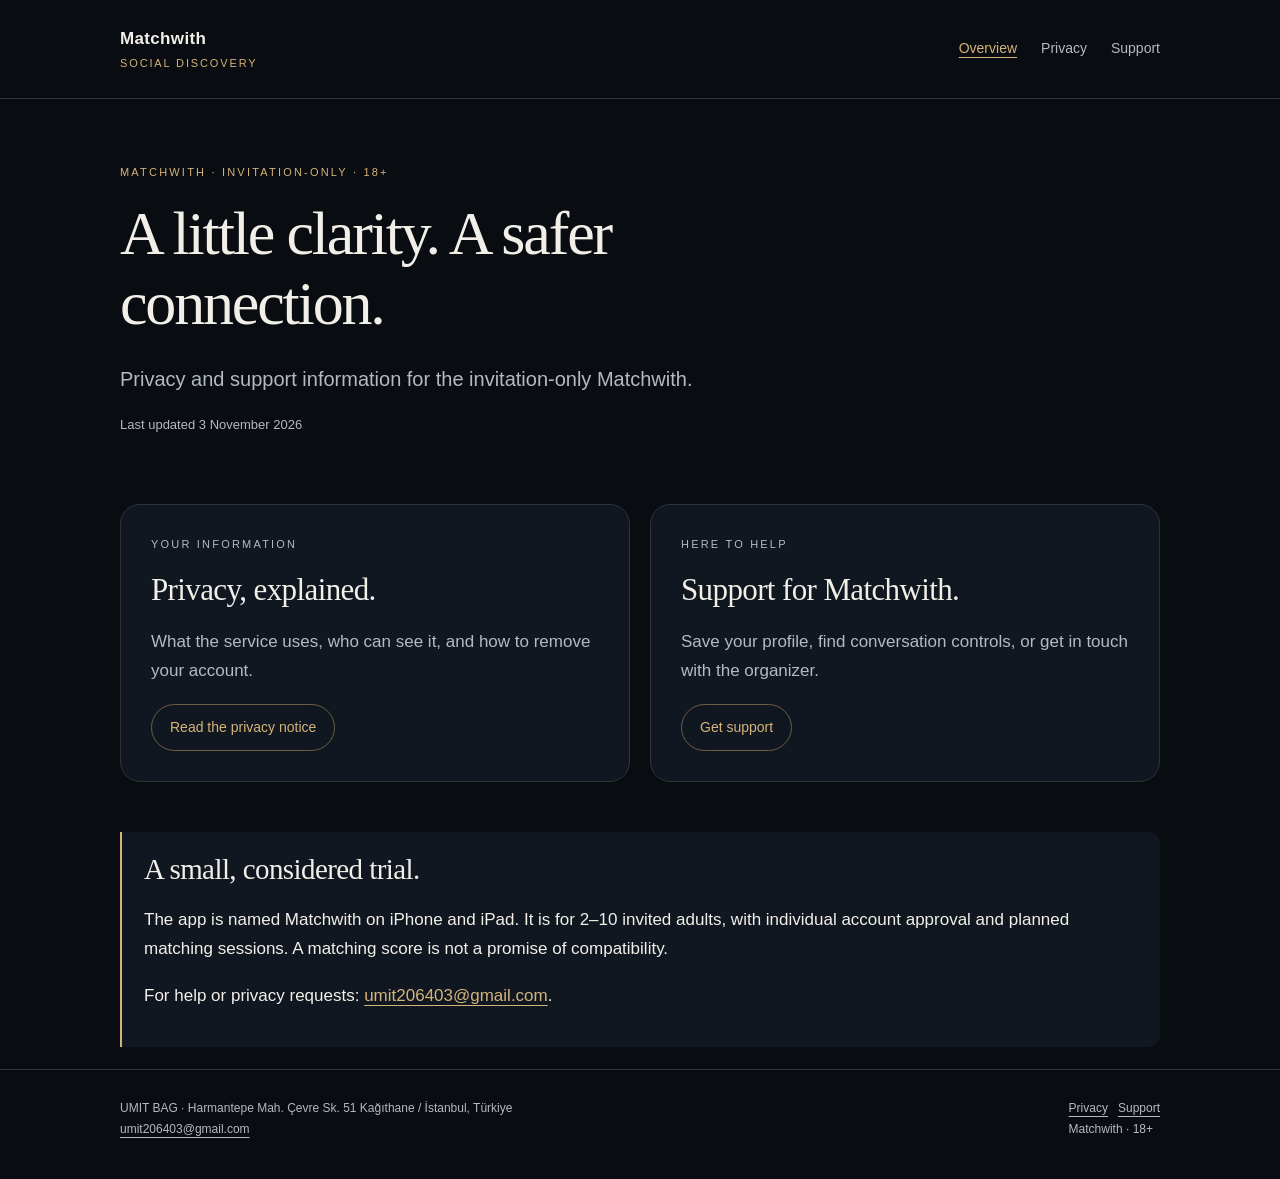
<file: index.html>
<!doctype html><html lang="en"><head><meta charset="utf-8"><meta name="viewport" content="width=device-width,initial-scale=1"><title>A little clarity. A safer connection. · Matchwith</title><meta name="description" content="Privacy and support information for the invitation-only Matchwith."><meta name="robots" content="noindex,nofollow"><meta name="referrer" content="no-referrer"><meta http-equiv="Content-Security-Policy" content="default-src 'none'; style-src 'self'; img-src 'self'; base-uri 'none'; form-action 'none'; object-src 'none'"><link rel="stylesheet" href="styles.css"></head><body><a class="skip" href="#main">Skip to content</a><header><div class="wrap header"><a class="brand" href="index.html">Matchwith<small>Social discovery</small></a><nav aria-label="Main navigation"><a href="index.html" aria-current="page">Overview</a><a href="privacy.html">Privacy</a><a href="support.html">Support</a></nav></div></header><main id="main" class="wrap"><div class="hero"><p class="eyebrow">Matchwith · Invitation-only · 18+</p><h1>A little clarity. A safer connection.</h1><p class="lead">Privacy and support information for the invitation-only Matchwith.</p><p class="meta">Last updated 3 November 2026</p></div><div class="cards"><section class="card"><p class="eyebrow">Your information</p><h2>Privacy, explained.</h2><p>What the service uses, who can see it, and how to remove your account.</p><a class="button" href="privacy.html">Read the privacy notice</a></section><section class="card"><p class="eyebrow">Here to help</p><h2>Support for Matchwith.</h2><p>Save your profile, find conversation controls, or get in touch with the organizer.</p><a class="button" href="support.html">Get support</a></section></div><section class="note"><h2>A small, considered trial.</h2><p>The app is named Matchwith on iPhone and iPad. It is for 2–10 invited adults, with individual account approval and planned matching sessions. A matching score is not a promise of compatibility.</p><p>For help or privacy requests: <a class="email" href="mailto:umit206403@gmail.com">umit206403@gmail.com</a>.</p></section></main><footer><div class="wrap"><p>UMIT BAG · Harmantepe Mah. Çevre Sk. 51 Kağıthane / İstanbul, Türkiye<br><a class="email" href="mailto:umit206403@gmail.com">umit206403@gmail.com</a></p><p><a href="privacy.html">Privacy</a> &nbsp; <a href="support.html">Support</a><br>Matchwith · 18+</p></div></footer></body></html>
</file>
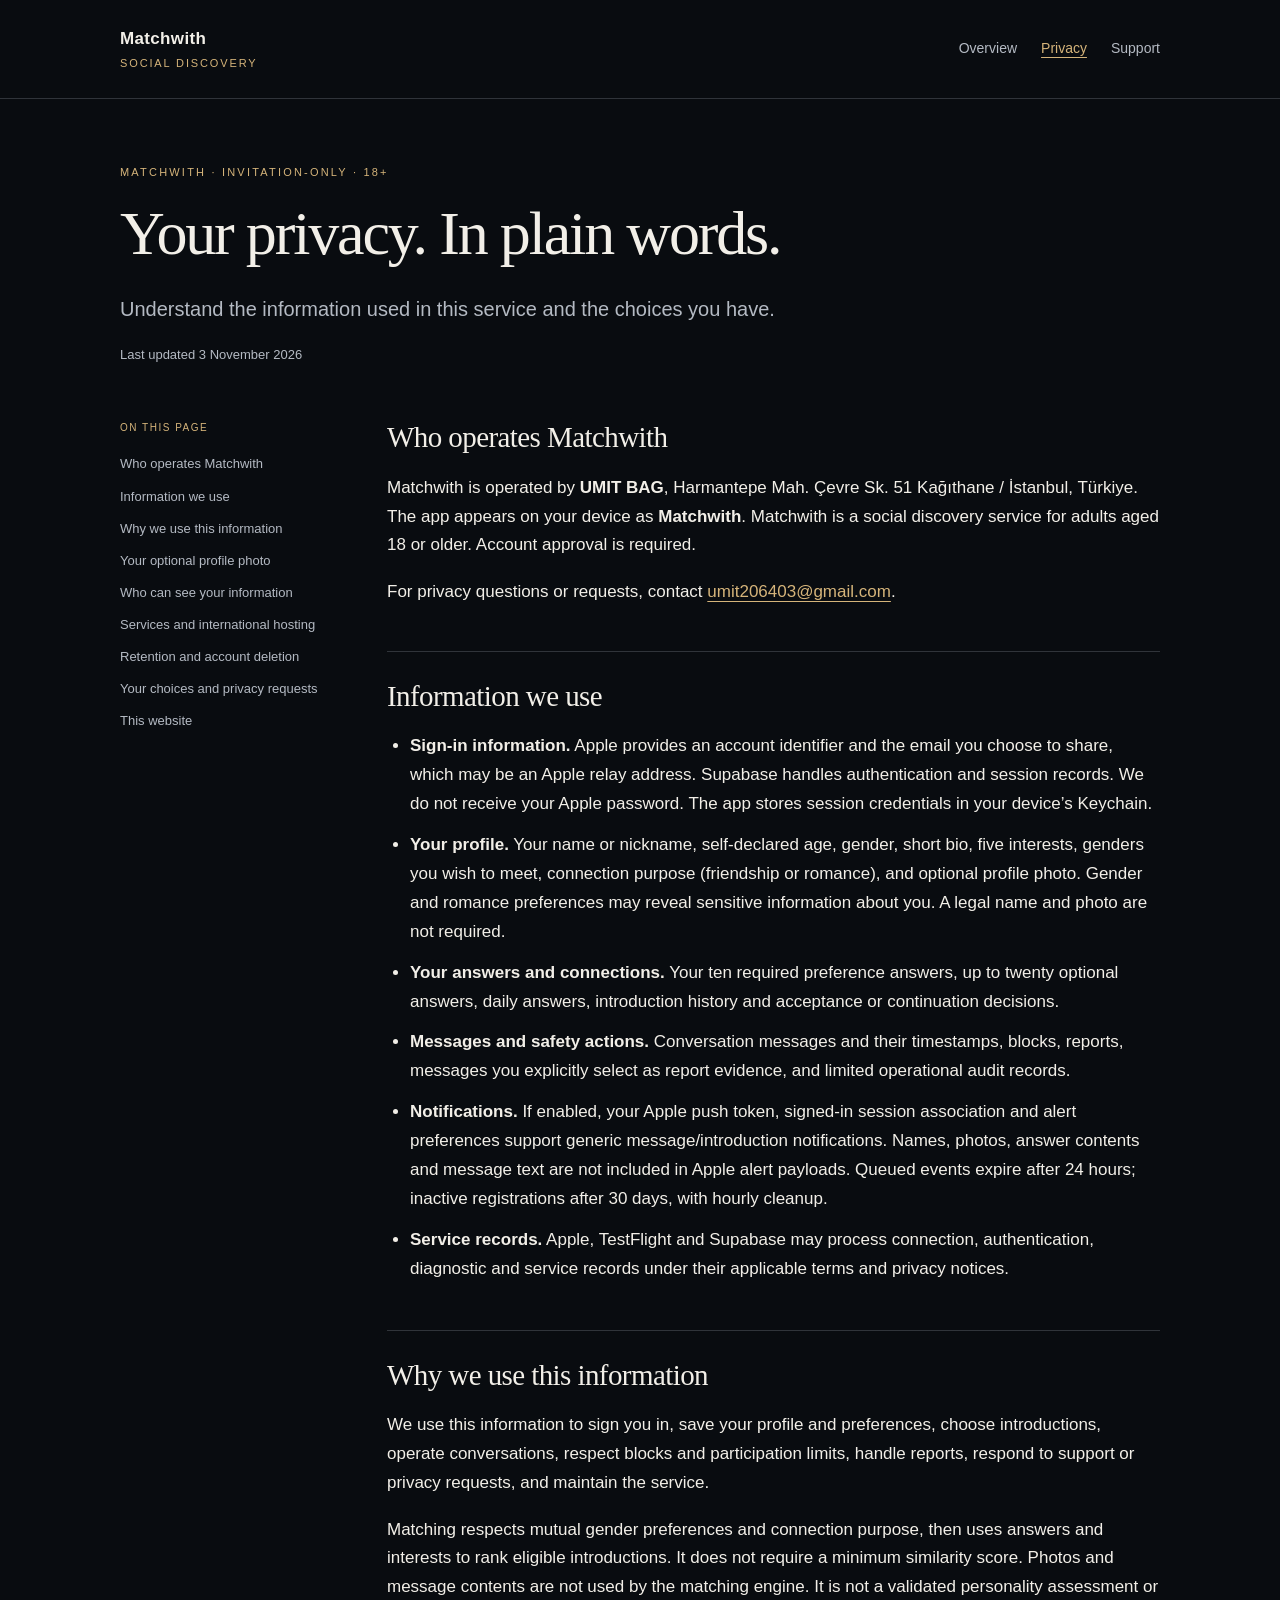
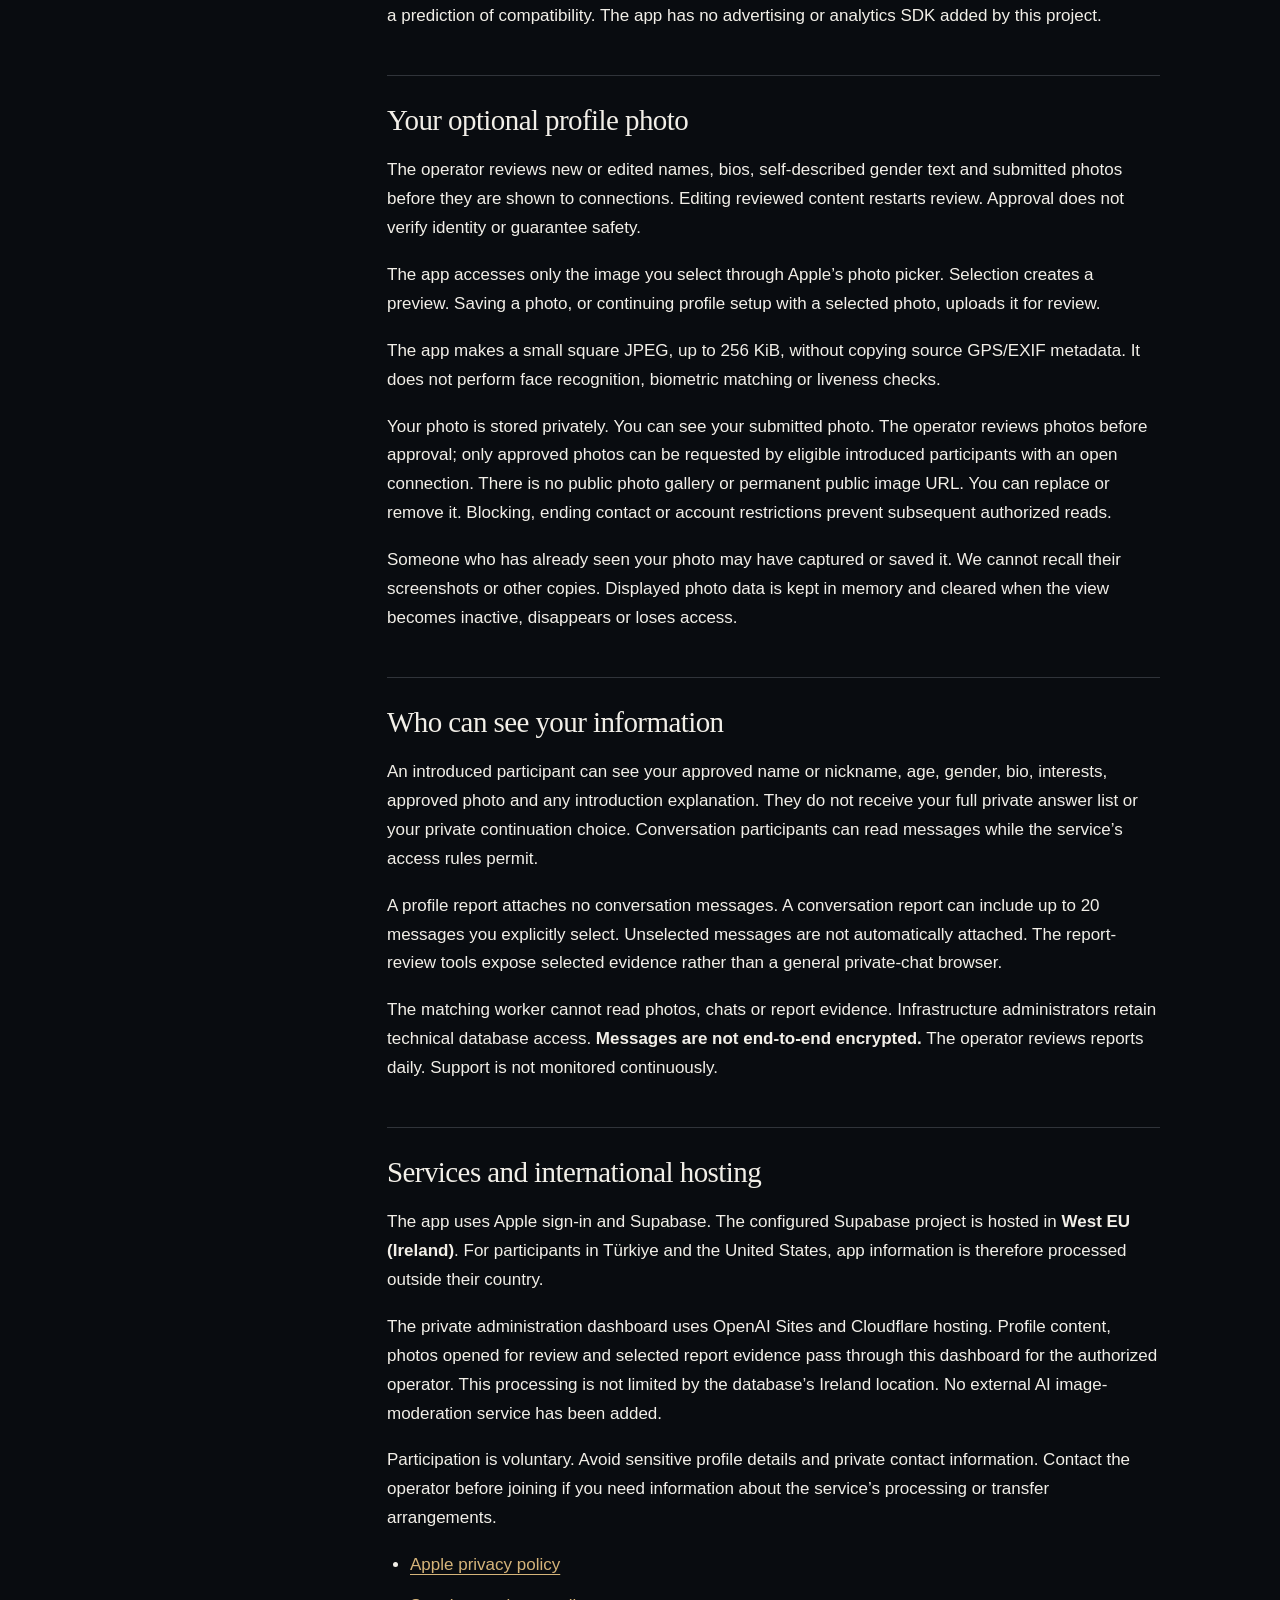
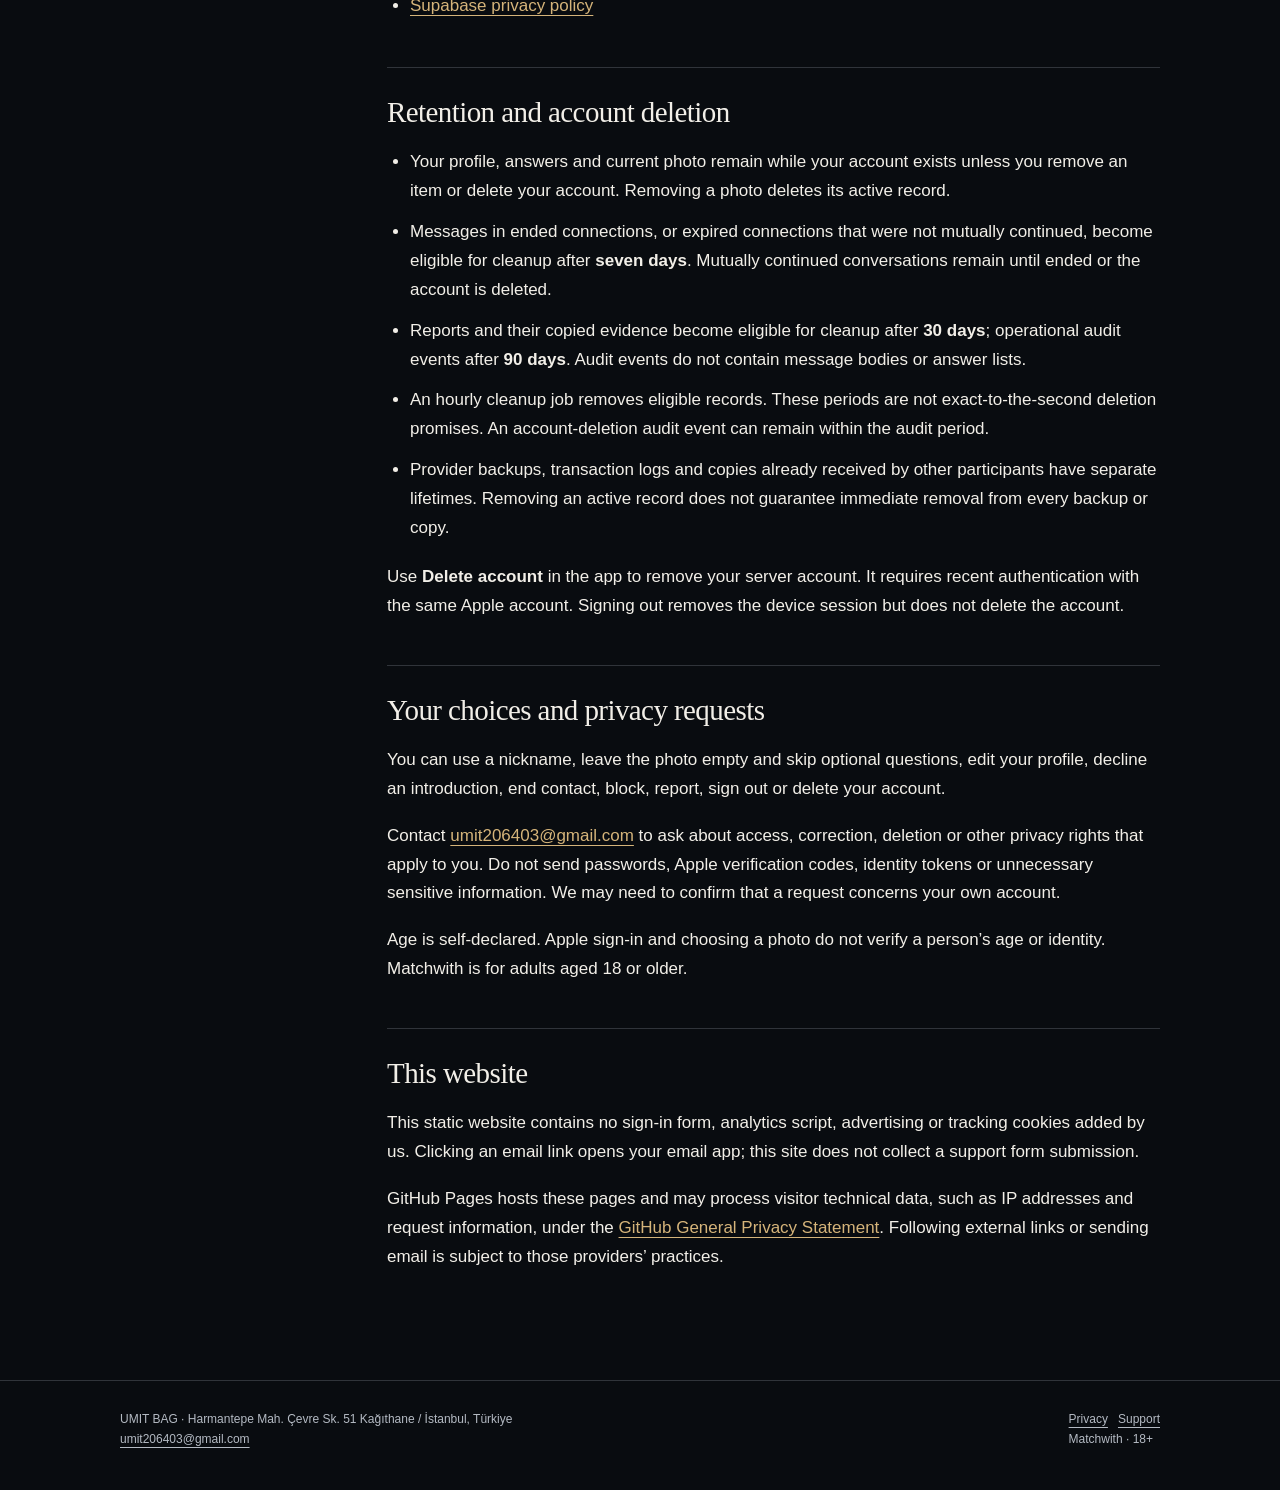
<file: privacy.html>
<!doctype html><html lang="en"><head><meta charset="utf-8"><meta name="viewport" content="width=device-width,initial-scale=1"><title>Your privacy. In plain words. · Matchwith</title><meta name="description" content="Understand the information used in this service and the choices you have."><meta name="robots" content="noindex,nofollow"><meta name="referrer" content="no-referrer"><meta http-equiv="Content-Security-Policy" content="default-src 'none'; style-src 'self'; img-src 'self'; base-uri 'none'; form-action 'none'; object-src 'none'"><link rel="stylesheet" href="styles.css"></head><body><a class="skip" href="#main">Skip to content</a><header><div class="wrap header"><a class="brand" href="index.html">Matchwith<small>Social discovery</small></a><nav aria-label="Main navigation"><a href="index.html">Overview</a><a href="privacy.html" aria-current="page">Privacy</a><a href="support.html">Support</a></nav></div></header><main id="main" class="wrap"><div class="hero"><p class="eyebrow">Matchwith · Invitation-only · 18+</p><h1>Your privacy. In plain words.</h1><p class="lead">Understand the information used in this service and the choices you have.</p><p class="meta">Last updated 3 November 2026</p></div><div class="layout"><aside class="toc" aria-label="On this page"><p>On this page</p><a href="#operator">Who operates Matchwith</a><a href="#information">Information we use</a><a href="#purposes">Why we use this information</a><a href="#photos">Your optional profile photo</a><a href="#sharing">Who can see your information</a><a href="#providers">Services and international hosting</a><a href="#retention">Retention and account deletion</a><a href="#choices">Your choices and privacy requests</a><a href="#website">This website</a></aside><article class="document"><section id="operator"><h2>Who operates Matchwith</h2><p>Matchwith is operated by <strong>UMIT BAG</strong>, Harmantepe Mah. Çevre Sk. 51 Kağıthane / İstanbul, Türkiye. The app appears on your device as <strong>Matchwith</strong>. Matchwith is a social discovery service for adults aged 18 or older. Account approval is required.</p><p>For privacy questions or requests, contact <a class="email" href="mailto:umit206403@gmail.com">umit206403@gmail.com</a>.</p></section><section id="information"><h2>Information we use</h2><ul><li><strong>Sign-in information.</strong> Apple provides an account identifier and the email you choose to share, which may be an Apple relay address. Supabase handles authentication and session records. We do not receive your Apple password. The app stores session credentials in your device’s Keychain.</li><li><strong>Your profile.</strong> Your name or nickname, self-declared age, gender, short bio, five interests, genders you wish to meet, connection purpose (friendship or romance), and optional profile photo. Gender and romance preferences may reveal sensitive information about you. A legal name and photo are not required.</li><li><strong>Your answers and connections.</strong> Your ten required preference answers, up to twenty optional answers, daily answers, introduction history and acceptance or continuation decisions.</li><li><strong>Messages and safety actions.</strong> Conversation messages and their timestamps, blocks, reports, messages you explicitly select as report evidence, and limited operational audit records.</li><li><strong>Notifications.</strong> If enabled, your Apple push token, signed-in session association and alert preferences support generic message/introduction notifications. Names, photos, answer contents and message text are not included in Apple alert payloads. Queued events expire after 24 hours; inactive registrations after 30 days, with hourly cleanup.</li><li><strong>Service records.</strong> Apple, TestFlight and Supabase may process connection, authentication, diagnostic and service records under their applicable terms and privacy notices.</li></ul></section><section id="purposes"><h2>Why we use this information</h2><p>We use this information to sign you in, save your profile and preferences, choose introductions, operate conversations, respect blocks and participation limits, handle reports, respond to support or privacy requests, and maintain the service.</p><p>Matching respects mutual gender preferences and connection purpose, then uses answers and interests to rank eligible introductions. It does not require a minimum similarity score. Photos and message contents are not used by the matching engine. It is not a validated personality assessment or a prediction of compatibility. The app has no advertising or analytics SDK added by this project.</p></section><section id="photos"><h2>Your optional profile photo</h2><p>The operator reviews new or edited names, bios, self-described gender text and submitted photos before they are shown to connections. Editing reviewed content restarts review. Approval does not verify identity or guarantee safety.</p><p>The app accesses only the image you select through Apple’s photo picker. Selection creates a preview. Saving a photo, or continuing profile setup with a selected photo, uploads it for review.</p><p>The app makes a small square JPEG, up to 256 KiB, without copying source GPS/EXIF metadata. It does not perform face recognition, biometric matching or liveness checks.</p><p>Your photo is stored privately. You can see your submitted photo. The operator reviews photos before approval; only approved photos can be requested by eligible introduced participants with an open connection. There is no public photo gallery or permanent public image URL. You can replace or remove it. Blocking, ending contact or account restrictions prevent subsequent authorized reads.</p><p>Someone who has already seen your photo may have captured or saved it. We cannot recall their screenshots or other copies. Displayed photo data is kept in memory and cleared when the view becomes inactive, disappears or loses access.</p></section><section id="sharing"><h2>Who can see your information</h2><p>An introduced participant can see your approved name or nickname, age, gender, bio, interests, approved photo and any introduction explanation. They do not receive your full private answer list or your private continuation choice. Conversation participants can read messages while the service’s access rules permit.</p><p>A profile report attaches no conversation messages. A conversation report can include up to 20 messages you explicitly select. Unselected messages are not automatically attached. The report-review tools expose selected evidence rather than a general private-chat browser.</p><p>The matching worker cannot read photos, chats or report evidence. Infrastructure administrators retain technical database access. <strong>Messages are not end-to-end encrypted.</strong> The operator reviews reports daily. Support is not monitored continuously.</p></section><section id="providers"><h2>Services and international hosting</h2><p>The app uses Apple sign-in and Supabase. The configured Supabase project is hosted in <strong>West EU (Ireland)</strong>. For participants in Türkiye and the United States, app information is therefore processed outside their country.</p><p>The private administration dashboard uses OpenAI Sites and Cloudflare hosting. Profile content, photos opened for review and selected report evidence pass through this dashboard for the authorized operator. This processing is not limited by the database’s Ireland location. No external AI image-moderation service has been added.</p><p>Participation is voluntary. Avoid sensitive profile details and private contact information. Contact the operator before joining if you need information about the service’s processing or transfer arrangements.</p><ul><li><a href="https://www.apple.com/legal/privacy/">Apple privacy policy</a></li><li><a href="https://supabase.com/privacy">Supabase privacy policy</a></li></ul></section><section id="retention"><h2>Retention and account deletion</h2><ul><li>Your profile, answers and current photo remain while your account exists unless you remove an item or delete your account. Removing a photo deletes its active record.</li><li>Messages in ended connections, or expired connections that were not mutually continued, become eligible for cleanup after <strong>seven days</strong>. Mutually continued conversations remain until ended or the account is deleted.</li><li>Reports and their copied evidence become eligible for cleanup after <strong>30 days</strong>; operational audit events after <strong>90 days</strong>. Audit events do not contain message bodies or answer lists.</li><li>An hourly cleanup job removes eligible records. These periods are not exact-to-the-second deletion promises. An account-deletion audit event can remain within the audit period.</li><li>Provider backups, transaction logs and copies already received by other participants have separate lifetimes. Removing an active record does not guarantee immediate removal from every backup or copy.</li></ul><p>Use <strong>Delete account</strong> in the app to remove your server account. It requires recent authentication with the same Apple account. Signing out removes the device session but does not delete the account. </p></section><section id="choices"><h2>Your choices and privacy requests</h2><p>You can use a nickname, leave the photo empty and skip optional questions, edit your profile, decline an introduction, end contact, block, report, sign out or delete your account.</p><p>Contact <a class="email" href="mailto:umit206403@gmail.com">umit206403@gmail.com</a> to ask about access, correction, deletion or other privacy rights that apply to you. Do not send passwords, Apple verification codes, identity tokens or unnecessary sensitive information. We may need to confirm that a request concerns your own account.</p><p>Age is self-declared. Apple sign-in and choosing a photo do not verify a person’s age or identity. Matchwith is for adults aged 18 or older.</p></section><section id="website"><h2>This website</h2><p>This static website contains no sign-in form, analytics script, advertising or tracking cookies added by us. Clicking an email link opens your email app; this site does not collect a support form submission.</p><p>GitHub Pages hosts these pages and may process visitor technical data, such as IP addresses and request information, under the <a href="https://docs.github.com/en/site-policy/privacy-policies/github-general-privacy-statement">GitHub General Privacy Statement</a>. Following external links or sending email is subject to those providers’ practices.</p></section></article></div></main><footer><div class="wrap"><p>UMIT BAG · Harmantepe Mah. Çevre Sk. 51 Kağıthane / İstanbul, Türkiye<br><a class="email" href="mailto:umit206403@gmail.com">umit206403@gmail.com</a></p><p><a href="privacy.html">Privacy</a> &nbsp; <a href="support.html">Support</a><br>Matchwith · 18+</p></div></footer></body></html>
</file>
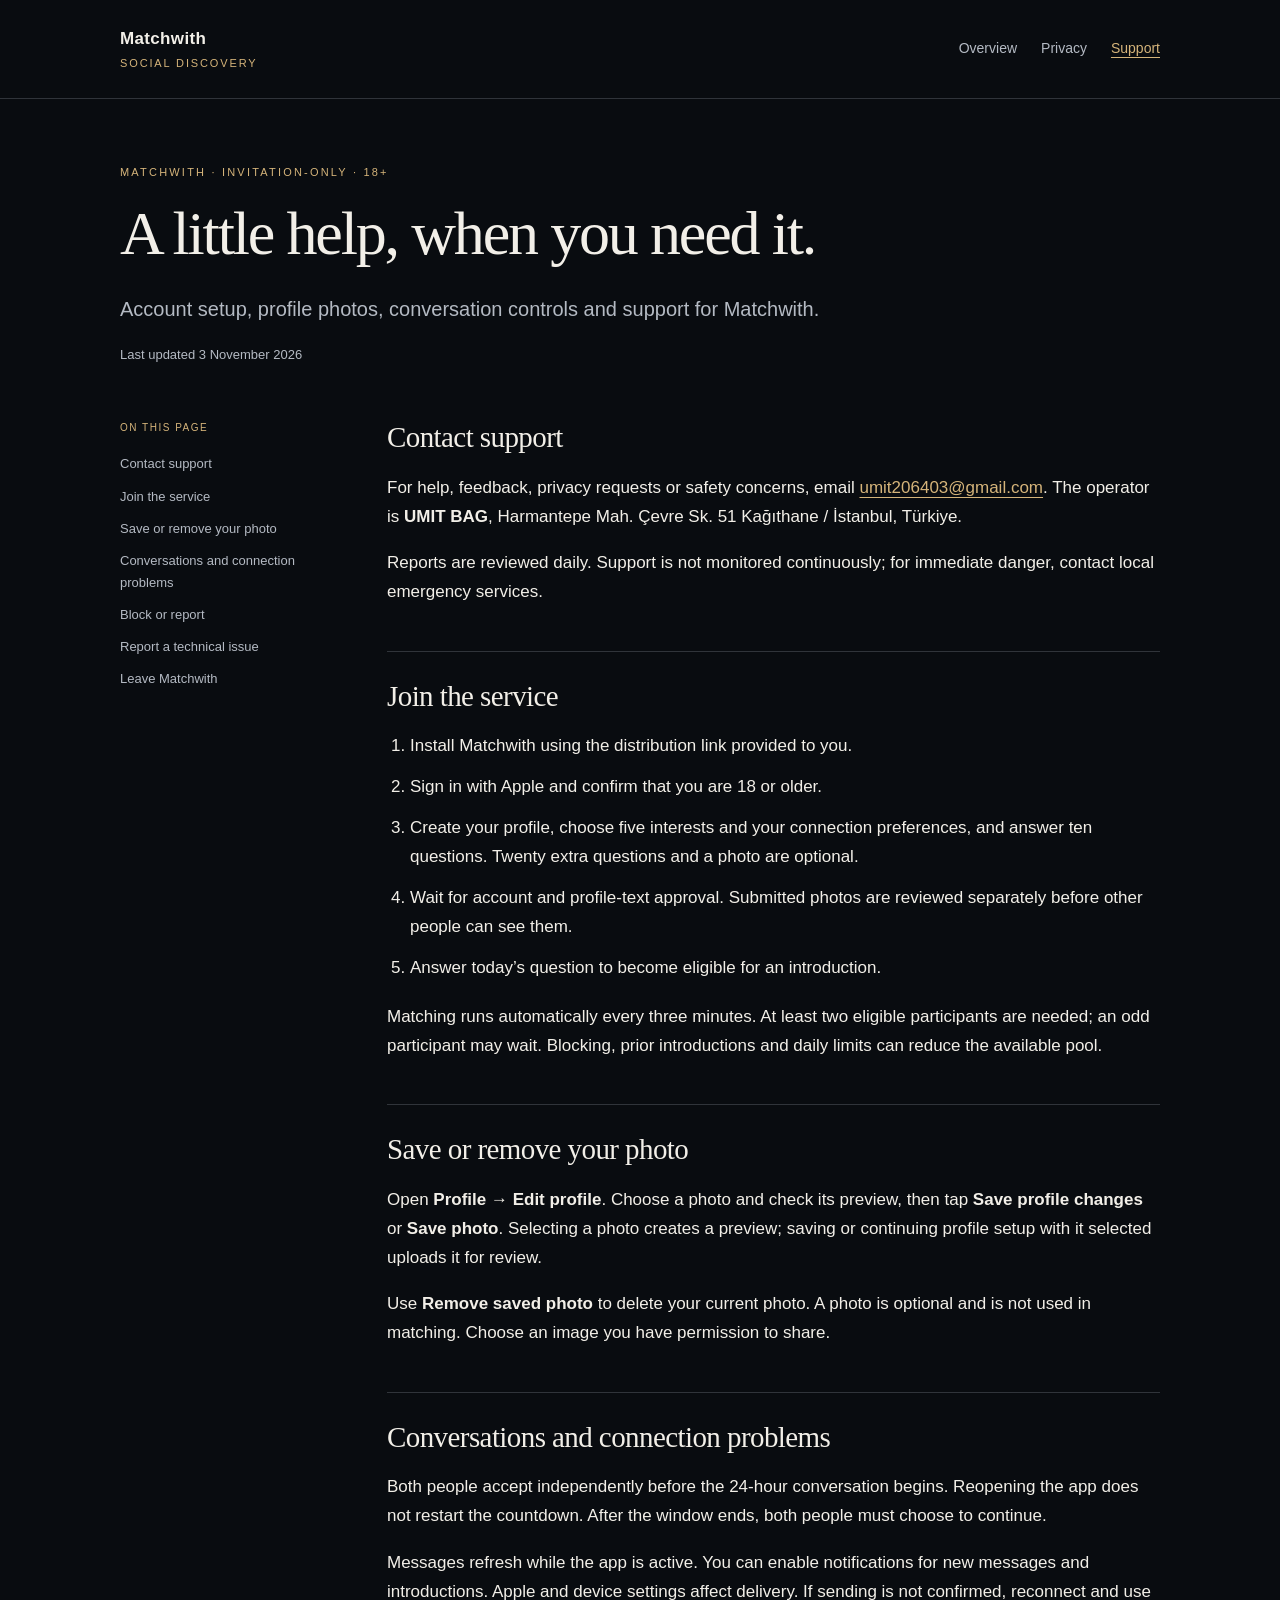
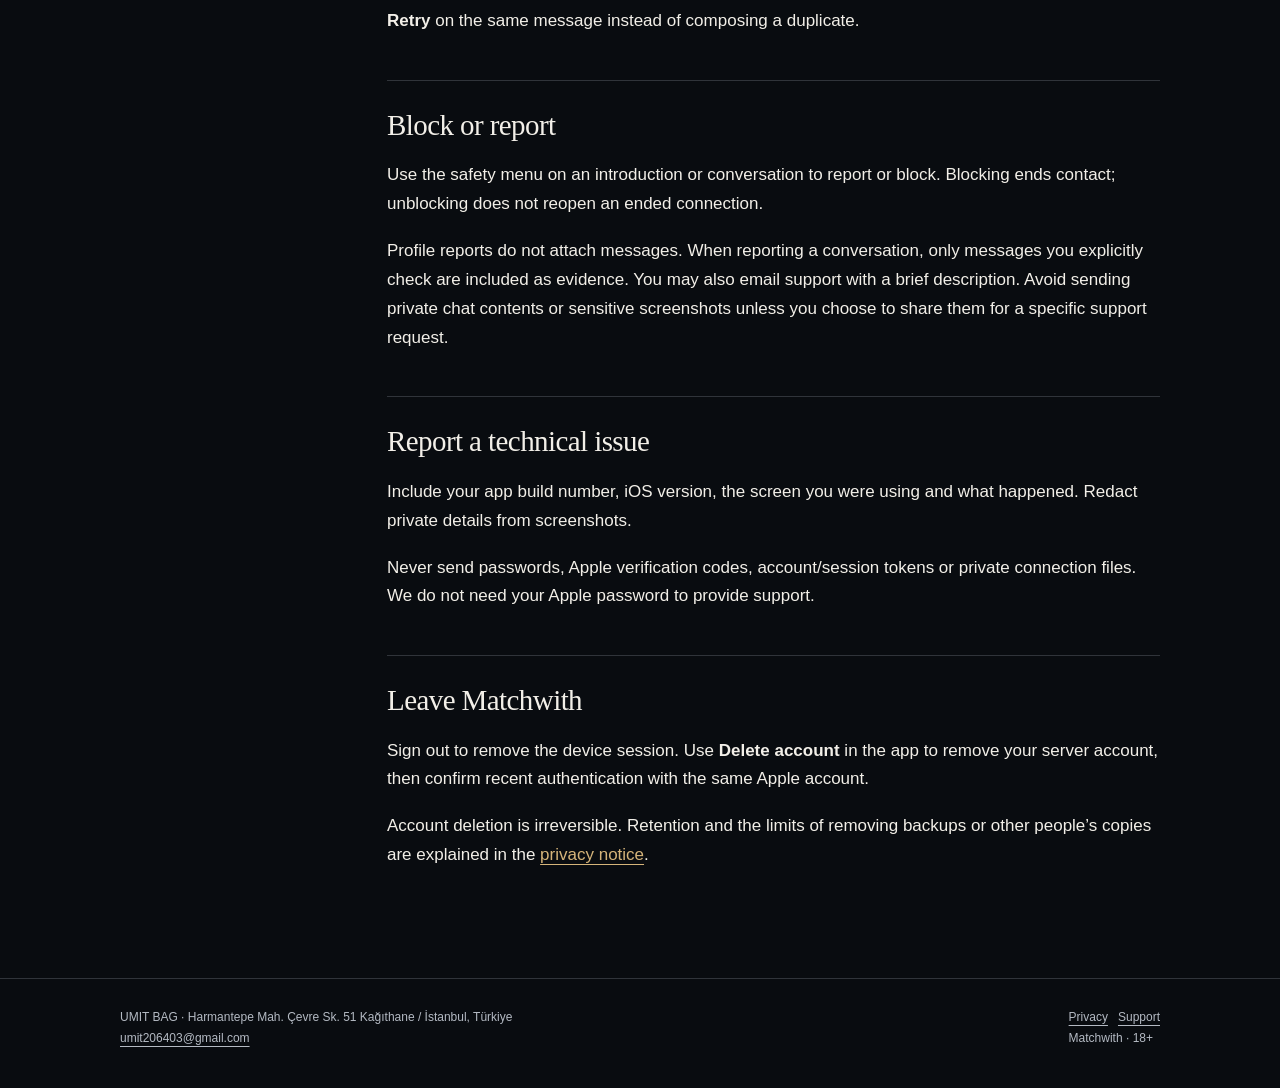
<file: support.html>
<!doctype html><html lang="en"><head><meta charset="utf-8"><meta name="viewport" content="width=device-width,initial-scale=1"><title>A little help, when you need it. · Matchwith</title><meta name="description" content="Account setup, profile photos, conversation controls and support for Matchwith."><meta name="robots" content="noindex,nofollow"><meta name="referrer" content="no-referrer"><meta http-equiv="Content-Security-Policy" content="default-src 'none'; style-src 'self'; img-src 'self'; base-uri 'none'; form-action 'none'; object-src 'none'"><link rel="stylesheet" href="styles.css"></head><body><a class="skip" href="#main">Skip to content</a><header><div class="wrap header"><a class="brand" href="index.html">Matchwith<small>Social discovery</small></a><nav aria-label="Main navigation"><a href="index.html">Overview</a><a href="privacy.html">Privacy</a><a href="support.html" aria-current="page">Support</a></nav></div></header><main id="main" class="wrap"><div class="hero"><p class="eyebrow">Matchwith · Invitation-only · 18+</p><h1>A little help, when you need it.</h1><p class="lead">Account setup, profile photos, conversation controls and support for Matchwith.</p><p class="meta">Last updated 3 November 2026</p></div><div class="layout"><aside class="toc" aria-label="On this page"><p>On this page</p><a href="#contact">Contact support</a><a href="#start">Join the service</a><a href="#profile">Save or remove your photo</a><a href="#chat">Conversations and connection problems</a><a href="#safety">Block or report</a><a href="#feedback">Report a technical issue</a><a href="#leave">Leave Matchwith</a></aside><article class="document"><section id="contact"><h2>Contact support</h2><p>For help, feedback, privacy requests or safety concerns, email <a class="email" href="mailto:umit206403@gmail.com">umit206403@gmail.com</a>. The operator is <strong>UMIT BAG</strong>, Harmantepe Mah. Çevre Sk. 51 Kağıthane / İstanbul, Türkiye.</p><p>Reports are reviewed daily. Support is not monitored continuously; for immediate danger, contact local emergency services.</p></section><section id="start"><h2>Join the service</h2><ol><li>Install Matchwith using the distribution link provided to you.</li><li>Sign in with Apple and confirm that you are 18 or older.</li><li>Create your profile, choose five interests and your connection preferences, and answer ten questions. Twenty extra questions and a photo are optional.</li><li>Wait for account and profile-text approval. Submitted photos are reviewed separately before other people can see them.</li><li>Answer today’s question to become eligible for an introduction.</li></ol><p>Matching runs automatically every three minutes. At least two eligible participants are needed; an odd participant may wait. Blocking, prior introductions and daily limits can reduce the available pool.</p></section><section id="profile"><h2>Save or remove your photo</h2><p>Open <strong>Profile → Edit profile</strong>. Choose a photo and check its preview, then tap <strong>Save profile changes</strong> or <strong>Save photo</strong>. Selecting a photo creates a preview; saving or continuing profile setup with it selected uploads it for review.</p><p>Use <strong>Remove saved photo</strong> to delete your current photo. A photo is optional and is not used in matching. Choose an image you have permission to share.</p></section><section id="chat"><h2>Conversations and connection problems</h2><p>Both people accept independently before the 24-hour conversation begins. Reopening the app does not restart the countdown. After the window ends, both people must choose to continue.</p><p>Messages refresh while the app is active. You can enable notifications for new messages and introductions. Apple and device settings affect delivery. If sending is not confirmed, reconnect and use <strong>Retry</strong> on the same message instead of composing a duplicate.</p></section><section id="safety"><h2>Block or report</h2><p>Use the safety menu on an introduction or conversation to report or block. Blocking ends contact; unblocking does not reopen an ended connection.</p><p>Profile reports do not attach messages. When reporting a conversation, only messages you explicitly check are included as evidence. You may also email support with a brief description. Avoid sending private chat contents or sensitive screenshots unless you choose to share them for a specific support request.</p></section><section id="feedback"><h2>Report a technical issue</h2><p>Include your app build number, iOS version, the screen you were using and what happened. Redact private details from screenshots.</p><p>Never send passwords, Apple verification codes, account/session tokens or private connection files. We do not need your Apple password to provide support.</p></section><section id="leave"><h2>Leave Matchwith</h2><p>Sign out to remove the device session. Use <strong>Delete account</strong> in the app to remove your server account, then confirm recent authentication with the same Apple account.</p><p>Account deletion is irreversible. Retention and the limits of removing backups or other people’s copies are explained in the <a href="privacy.html">privacy notice</a>.</p></section></article></div></main><footer><div class="wrap"><p>UMIT BAG · Harmantepe Mah. Çevre Sk. 51 Kağıthane / İstanbul, Türkiye<br><a class="email" href="mailto:umit206403@gmail.com">umit206403@gmail.com</a></p><p><a href="privacy.html">Privacy</a> &nbsp; <a href="support.html">Support</a><br>Matchwith · 18+</p></div></footer></body></html>
</file>
<file: styles.css>
@charset "UTF-8";
:root{color-scheme:dark;--bg:#090c10;--card:#111720;--ink:#f2efe8;--muted:#b4bac3;--gold:#d5b47a;--line:#30343a}*{box-sizing:border-box}html{scroll-behavior:smooth}body{margin:0;background:var(--bg);color:var(--ink);font:17px/1.7 -apple-system,BlinkMacSystemFont,"Segoe UI",sans-serif}a{color:var(--gold);text-underline-offset:4px}a:hover{color:#f1d5a4}a:focus-visible{outline:3px solid var(--gold);outline-offset:5px;border-radius:2px}.skip{position:absolute;left:20px;top:-100px;padding:12px;background:var(--card)}.skip:focus{top:12px;z-index:2}.wrap{width:min(100% - 48px,1040px);margin:auto}header{border-bottom:1px solid var(--line)}.header{display:flex;align-items:center;justify-content:space-between;gap:24px;padding-block:25px}.brand{text-decoration:none;color:var(--ink);font-weight:650;letter-spacing:.02em}.brand small{display:block;color:var(--gold);font-size:11px;font-weight:500;letter-spacing:.17em;text-transform:uppercase}nav{display:flex;gap:24px;flex-wrap:wrap}nav a{text-decoration:none;font-size:14px;color:var(--muted)}nav a[aria-current=page]{color:var(--gold);text-decoration:underline}.hero{padding:64px 0 35px;max-width:760px}.eyebrow{font-size:11px;text-transform:uppercase;letter-spacing:.2em;color:var(--gold);margin:0 0 17px}h1{font:400 clamp(38px,7vw,62px)/1.13 Georgia,serif;letter-spacing:-.035em;margin:0 0 24px}h2{font:400 29px/1.25 Georgia,serif;letter-spacing:-.02em;margin:0 0 18px}h3{font-size:18px;margin:25px 0 8px}p{margin:0 0 18px}.lead{font-size:20px;color:var(--muted)}.meta,.small{font-size:13px;color:var(--muted)}.preview{border:1px solid #544936;background:#211d17;border-radius:14px;padding:14px 18px;font-size:14px;color:#ead7b7;margin:28px 0 0}.layout{display:grid;grid-template-columns:215px minmax(0,1fr);gap:52px;padding-bottom:64px}.toc{font-size:13px;align-self:start;position:sticky;top:28px}.toc a{display:block;color:var(--muted);text-decoration:none;padding:5px 0}.toc p{color:var(--gold);text-transform:uppercase;font-size:10px;letter-spacing:.15em;margin-bottom:12px}.document section{scroll-margin-top:25px;padding:26px 0;border-bottom:1px solid var(--line)}.document section:first-child{padding-top:0}.document section:last-child{border:0}li{margin-bottom:12px}ul,ol{padding-left:23px;margin:0 0 20px}.cards{display:grid;grid-template-columns:1fr 1fr;gap:20px;margin:15px 0 50px}.card{background:var(--card);padding:30px;border:1px solid var(--line);border-radius:20px}.card h2{font-size:31px}.card p{color:var(--muted)}.button{display:inline-block;padding:11px 18px;border:1px solid #6c5d43;border-radius:50px;text-decoration:none;font-size:14px}.note{padding:19px 22px;background:var(--card);border-left:2px solid var(--gold);border-radius:0 12px 12px 0;margin:22px 0}.email{overflow-wrap:anywhere}footer{border-top:1px solid var(--line);padding:28px 0 40px;font-size:12px;color:var(--muted)}footer .wrap{display:flex;justify-content:space-between;gap:25px;flex-wrap:wrap}footer p{margin:0}footer a{color:var(--muted)}@media(max-width:700px){.header{align-items:flex-start;flex-direction:column;gap:18px}.wrap{width:min(100% - 36px,1040px)}.hero{padding-top:40px}.layout{grid-template-columns:1fr;gap:28px}.toc{position:static;border:1px solid var(--line);border-radius:14px;padding:18px}.cards{grid-template-columns:1fr}.card{padding:24px}nav{gap:22px}.lead{font-size:18px}}@media(prefers-reduced-motion:reduce){html{scroll-behavior:auto}}
</file>
